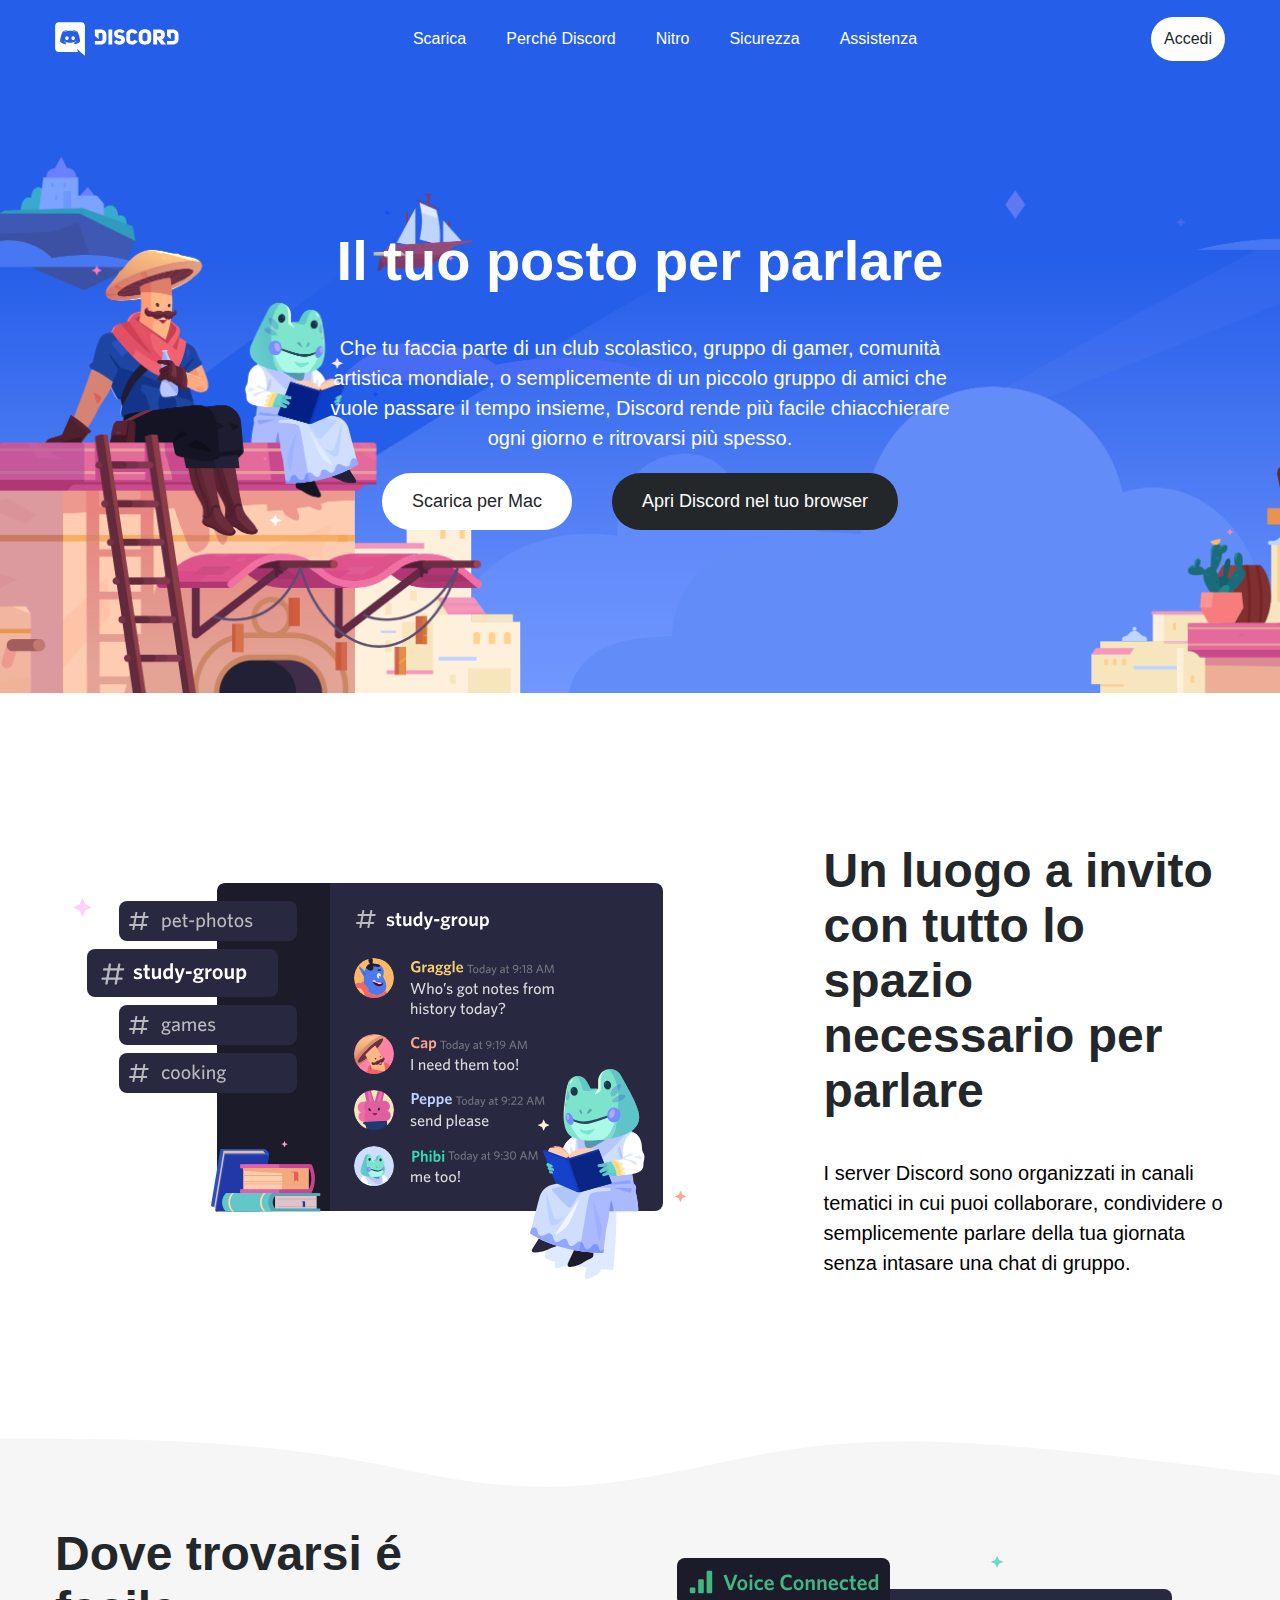
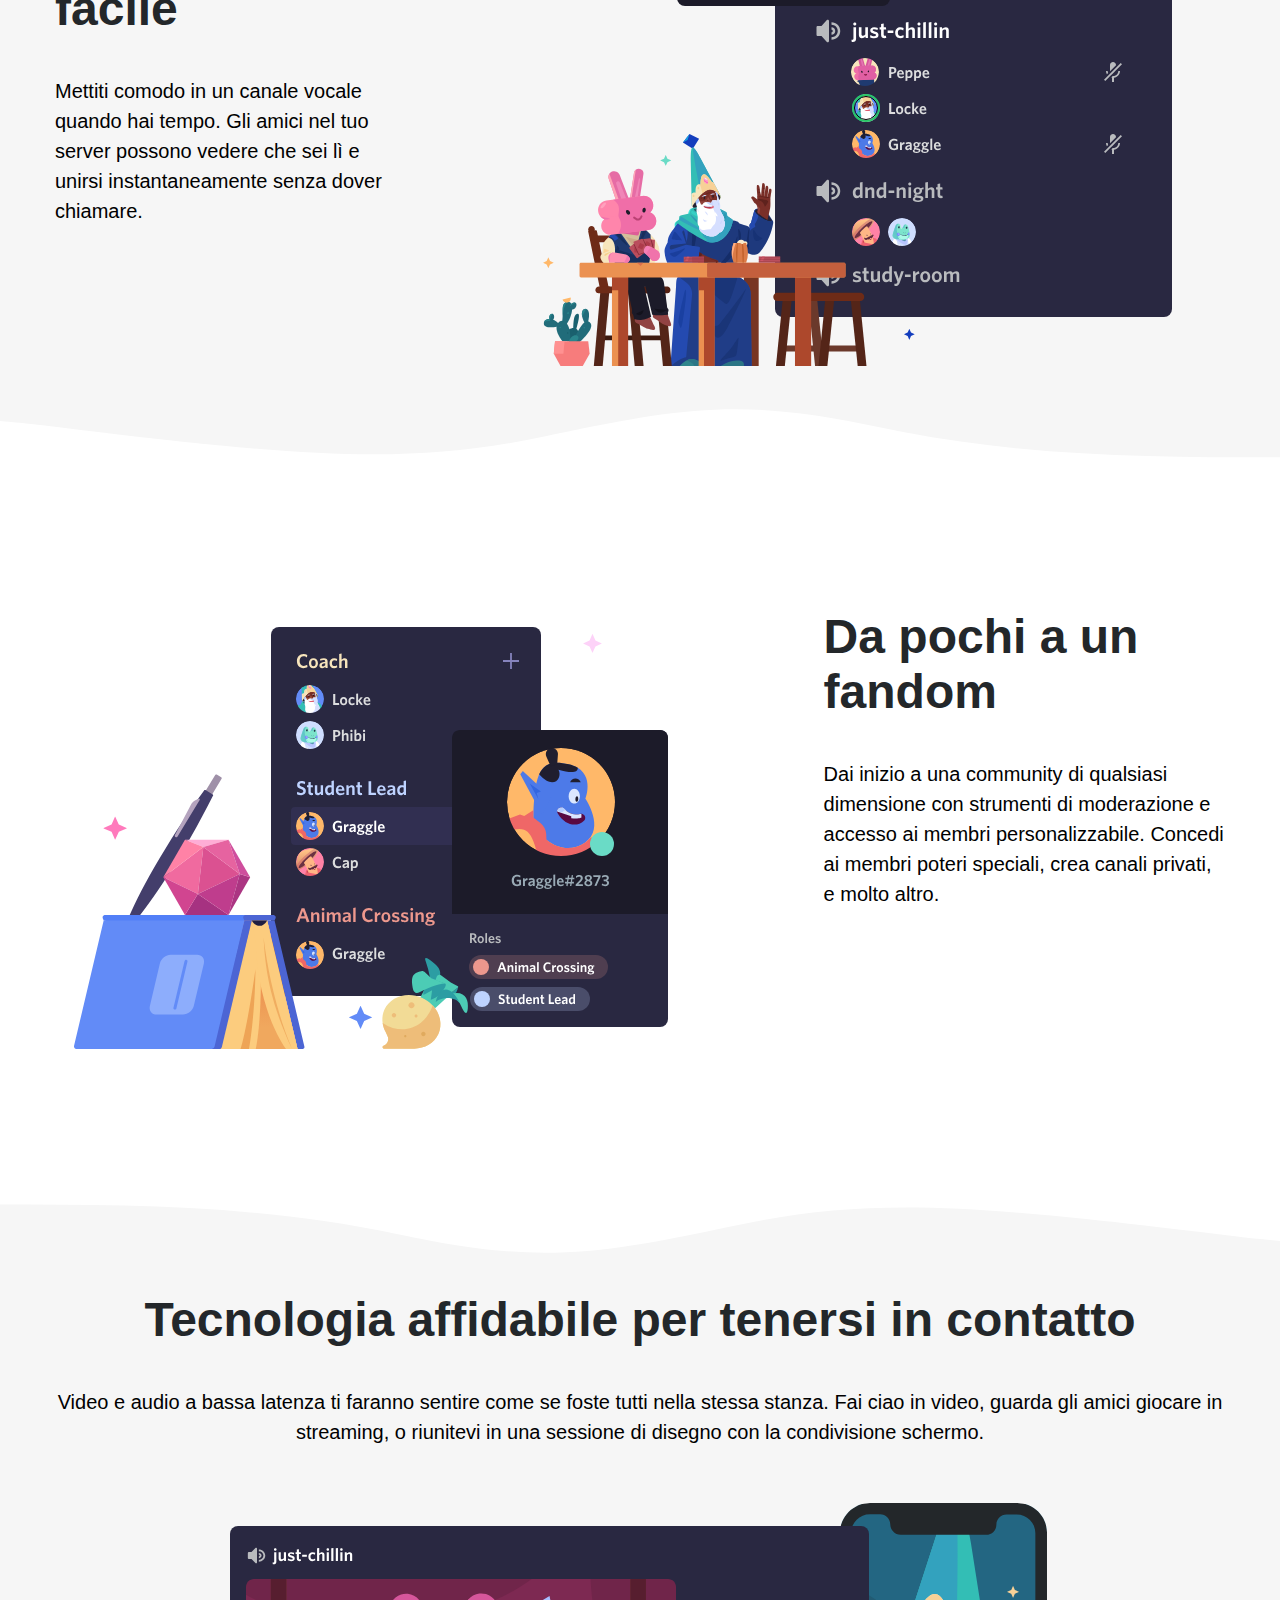
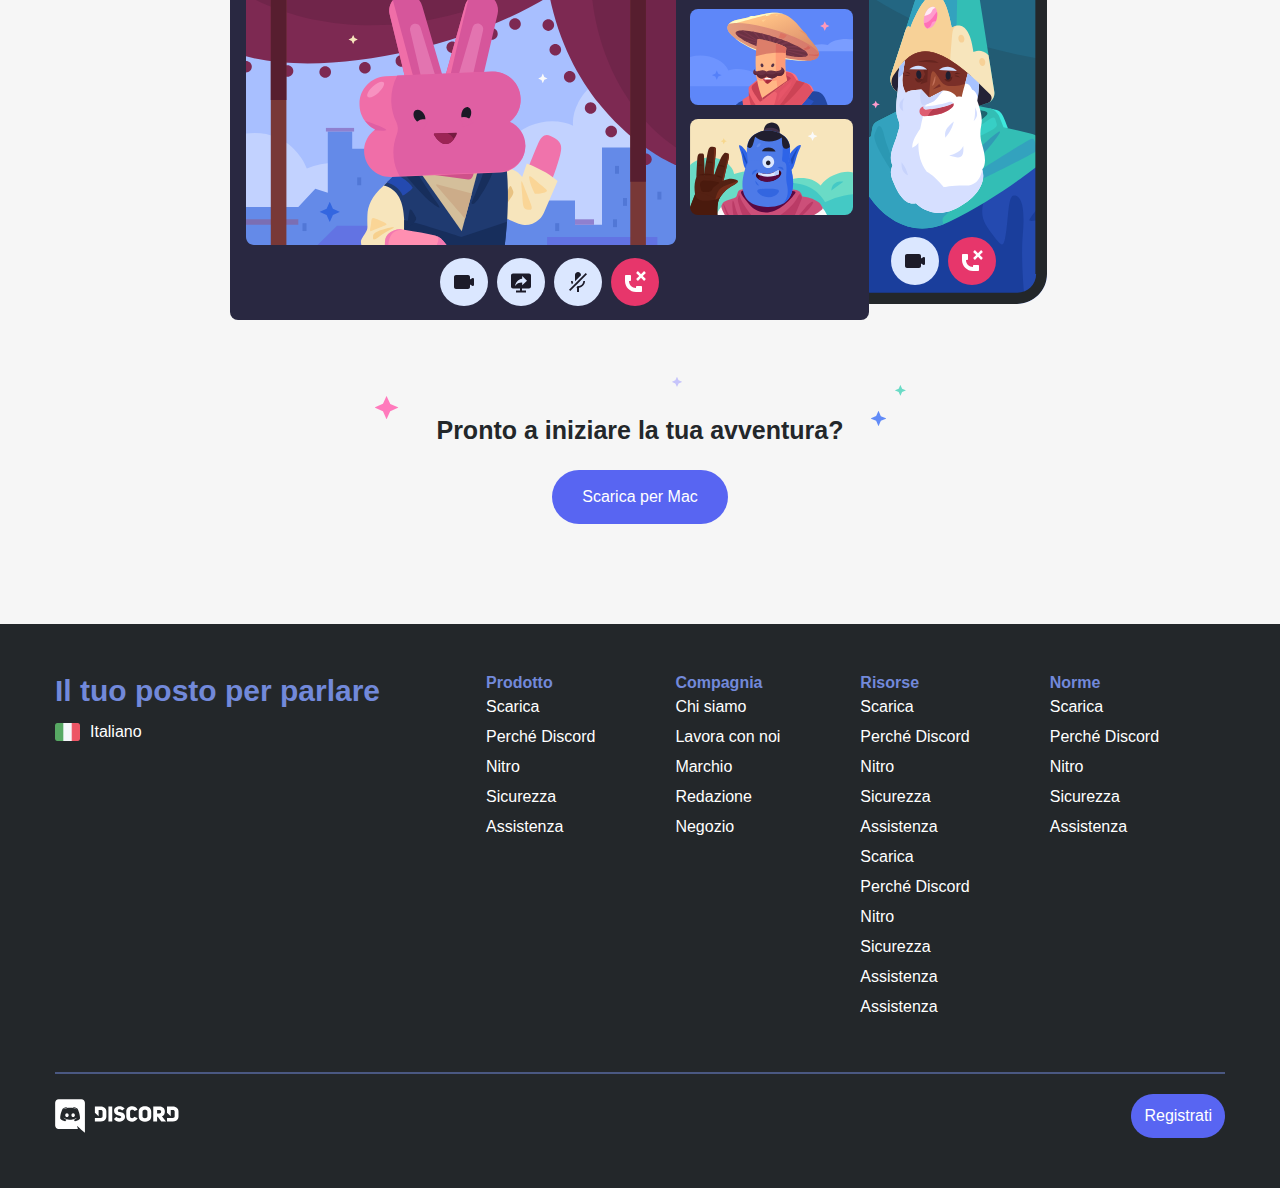
<file: index.html>
<!DOCTYPE html>
<html lang="en">
<head>
    <meta charset="UTF-8">
    <meta http-equiv="X-UA-Compatible" content="IE=edge">
    <meta name="viewport" content="width=device-width, initial-scale=1.0">
    <link rel="stylesheet" href="https://cdnjs.cloudflare.com/ajax/libs/font-awesome/6.2.0/css/all.min.css" integrity="sha512-xh6O/CkQoPOWDdYTDqeRdPCVd1SpvCA9XXcUnZS2FmJNp1coAFzvtCN9BmamE+4aHK8yyUHUSCcJHgXloTyT2A==" crossorigin="anonymous" referrerpolicy="no-referrer" />
    <link rel="stylesheet" href="css/style.css">
    <title>Discord</title>
</head>
<body>

    <!-- Sezione Header -->
    <header>

        <!-- Sezione Barra di Navigazione -->
            <nav class="container flexbox fixed">
                <img src="img/logo.svg" alt="Logo">
                <ul class="flexbox">
                    <li><a href="#">Scarica</a></li>
                    <li><a href="#">Perch&eacute; Discord</a></li>
                    <li><a href="#">Nitro</a></li>
                    <li><a href="#">Sicurezza</a></li>
                    <li><a href="#">Assistenza</a></li>
                </ul>
                <a href="pages/login.html" class="btn btn-accedi">Accedi</a>
            </nav>

        <!-- Sezione Hero -->
        <div class="hero">
            <div class="inner-hero">
                <h1>Il tuo posto per parlare</h1>
                <p>Che tu faccia parte di un club scolastico, gruppo di gamer, comunità artistica mondiale, o semplicemente di un piccolo gruppo di amici che vuole passare il tempo insieme, Discord rende più facile chiacchierare ogni giorno e ritrovarsi più spesso.
                </p>
                <div class="buttons">
                    <a href="#" class="btn"><i class="fa-solid fa-down-long"></i> Scarica per Mac</a>
                    <a href="#" class="btn btn-gray">Apri Discord nel tuo browser</a>
                </div>
            </div>
        </div>

    </header>
    <!-- Sezione Main -->
    <main class="clearfix">

        <!-- Da qui iniziano le sezioni del Main -->
        <section class="clearfix">
            <div class="container container-right">
                <img src="img/item1.svg" alt="Image-Chat">
                <div class="right">
                    <h2>Un luogo a invito con tutto lo spazio necessario per parlare</h2>
                    <p>I server Discord sono organizzati in canali tematici in cui puoi collaborare, condividere o semplicemente parlare della tua giornata senza intasare una chat di gruppo.</p>
                </div>
            </div>
        </section>

        <div class="wave">
            <svg class="wave-1hkxOo" version="1.1" xmlns="http://www.w3.org/2000/svg" viewBox="0 0 1440 100" preserveAspectRatio="none"><path class="wavePath-haxJK1 animationPaused-2hZ4IO" d="M826.337463,25.5396311 C670.970254,58.655965 603.696181,68.7870267 447.802481,35.1443383 C293.342778,1.81111414 137.33377,1.81111414 0,1.81111414 L0,150 L1920,150 L1920,1.81111414 C1739.53523,-16.6853983 1679.86404,73.1607868 1389.7826,37.4859505 C1099.70117,1.81111414 981.704672,-7.57670281 826.337463,25.5396311 Z" fill="currentColor"></path></svg>
        </div>
        <section class="bg-color clearfix">
            <div class="container">
                <img src="img/item2.svg" alt="Image-Chat-Vocal">
                <div class="left">
                    <h2>Dove trovarsi &eacute; facile</h2>
                    <p>Mettiti comodo in un canale vocale quando hai tempo. Gli amici nel tuo server possono vedere che sei l&igrave; e unirsi instantaneamente senza dover chiamare.</p>
                </div>
            </div>
        </section>
        <div class="wave rotate">
            <svg class="wave-1hkxOo" version="1.1" xmlns="http://www.w3.org/2000/svg" viewBox="0 0 1440 100" preserveAspectRatio="none"><path class="wavePath-haxJK1 animationPaused-2hZ4IO" d="M826.337463,25.5396311 C670.970254,58.655965 603.696181,68.7870267 447.802481,35.1443383 C293.342778,1.81111414 137.33377,1.81111414 0,1.81111414 L0,150 L1920,150 L1920,1.81111414 C1739.53523,-16.6853983 1679.86404,73.1607868 1389.7826,37.4859505 C1099.70117,1.81111414 981.704672,-7.57670281 826.337463,25.5396311 Z" fill="currentColor"></path></svg>
        </div>

        <section class="clearfix">
            <div class="container container-right">
                <img src="img/item3.svg" alt="Image-Chat-Community">
                <div class="right">
                    <h2>Da pochi a un fandom</h2>
                    <p>Dai inizio a una community di qualsiasi dimensione con strumenti di moderazione e accesso ai membri personalizzabile. Concedi ai membri poteri speciali, crea canali privati, e molto altro.</p>
                </div>
            </div>
        </section>

        <div class="wave">
            <svg class="wave-1hkxOo" version="1.1" xmlns="http://www.w3.org/2000/svg" viewBox="0 0 1440 100" preserveAspectRatio="none"><path class="wavePath-haxJK1 animationPaused-2hZ4IO" d="M826.337463,25.5396311 C670.970254,58.655965 603.696181,68.7870267 447.802481,35.1443383 C293.342778,1.81111414 137.33377,1.81111414 0,1.81111414 L0,150 L1920,150 L1920,1.81111414 C1739.53523,-16.6853983 1679.86404,73.1607868 1389.7826,37.4859505 C1099.70117,1.81111414 981.704672,-7.57670281 826.337463,25.5396311 Z" fill="currentColor"></path></svg>
        </div>
        <section class="bg-color">
            <div class="container">
                <div class="center">
                    <h2>Tecnologia affidabile per tenersi in contatto</h2>
                    <p>Video e audio a bassa latenza ti faranno sentire come se foste tutti nella stessa stanza. Fai ciao in video, guarda gli amici giocare in streaming, o riunitevi in una sessione di disegno con la condivisione schermo.</p>
                    <img src="img/item4-big.svg" alt="Image-Chat-Video">
                    <img src="img/stars.svg" alt="Stars" class="img-star">
                    <h3>Pronto a iniziare la tua avventura?</h3>
                    <a href="#" class="btn btn-lilla"><i class="fa-solid fa-down-long"></i> Scarica per Mac</a>
                </div>
            </div>
        </section>

    </main>

    <!-- Sezione Footer -->
    <footer>
        <div class="container">
            <div class="container-footer">

                <div class="section-social">
                    <h3>Il tuo posto per parlare</h3>
                    <div class="lingua">
                        <img src="img/ita.png" alt="Italia" class="img-ita">
                        <p>Italiano <i class="fa-solid fa-angle-down"></i></p>
                    </div>

                    <div class="social">
                        <i class="fa-brands fa-twitter"></i>
                        <i class="fa-brands fa-instagram"></i>
                        <i class="fa-brands fa-facebook"></i>
                        <i class="fa-brands fa-youtube"></i>
                    </div>
                </div>

                <!-- Sezioni delle liste del footer -->
                <div class="section-prodotto">
                    <h4>Prodotto</h4>
                    <ul>
                        <li><a href="#"></a>Scarica</li>
                        <li><a href="#"></a>Perch&eacute; Discord</li>
                        <li><a href="#"></a>Nitro</li>
                        <li><a href="#"></a>Sicurezza</li>
                        <li><a href="#"></a>Assistenza</li>
                    </ul>
                </div>

                <div class="section-compagnia">
                    <h4>Compagnia</h4>
                    <ul>
                        <li><a href="#">Chi siamo</a></li>
                        <li><a href="#"></a>Lavora con noi</li>
                        <li><a href="#"></a>Marchio<li>
                        <li><a href="#"></a>Redazione</li>
                        <li><a href="#"></a>Negozio</li>
                    </ul>
                </div>
                
                <div class="section-risorse">
                    <h4>Risorse</h4>
                    <ul>
                        <li><a href="#"></a>Scarica</li>
                        <li><a href="#"></a>Perch&eacute; Discord</li>
                        <li><a href="#"></a>Nitro</li>
                        <li><a href="#"></a>Sicurezza</li>
                        <li><a href="#"></a>Assistenza</li>
                        <li><a href="#"></a>Scarica</li>
                        <li><a href="#"></a>Perch&eacute; Discord</li>
                        <li><a href="#"></a>Nitro</li>
                        <li><a href="#"></a>Sicurezza</li>
                        <li><a href="#"></a>Assistenza</li>
                        <li><a href="#"></a>Assistenza</li>
                    </ul>
                </div>

                <div class="section-norme">
                    <h4>Norme</h4>
                    <ul>
                        <li><a href="#"></a>Scarica</li>
                        <li><a href="#"></a>Perch&eacute; Discord</li>
                        <li><a href="#"></a>Nitro</li>
                        <li><a href="#"></a>Sicurezza</li>
                        <li><a href="#"></a>Assistenza</li>
                    </ul>
                </div>

            </div>

            <hr>
            
            <div class="flexbox ultimo-container">
                <img src="img/logo.svg" alt="Logo">
                <a href="#" class="btn btn-registrati"> Registrati</a>
            </div>
        
        </div>

    </footer>

</body>
</html>
</file>
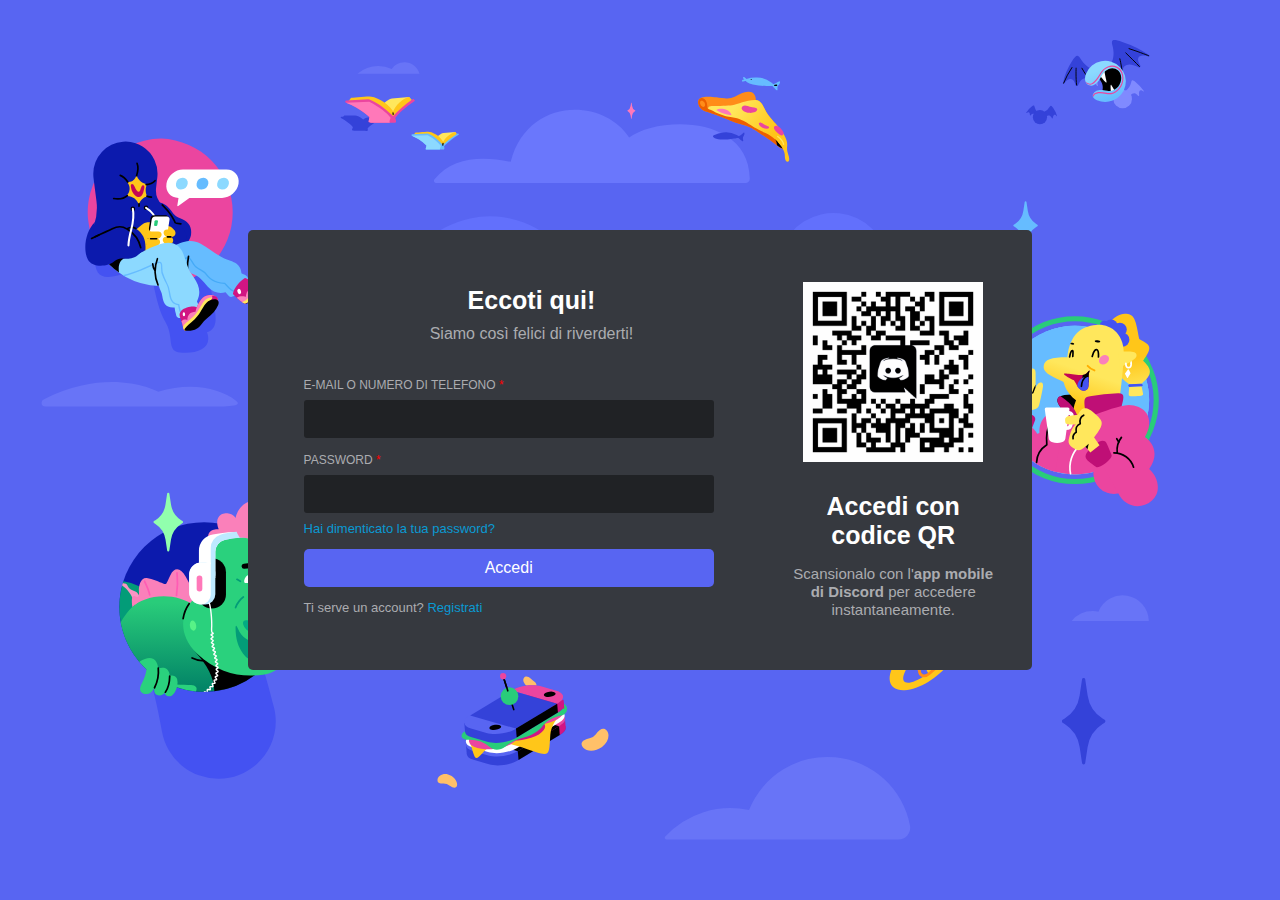
<file: pages/login.html>
<!DOCTYPE html>
<html lang="en">
<head>
    <meta charset="UTF-8">
    <meta http-equiv="X-UA-Compatible" content="IE=edge">
    <meta name="viewport" content="width=device-width, initial-scale=1.0">
    <link rel="stylesheet" href="../css/style.css">
    <title>Discord - Login</title>
</head>
<body id="sfondo">
    <!-- Div con classe wrapper per centrale il contenuto nella pagina -->
    <div class="wrapper">
        <!-- Div con classe box per creare il form -->
        <div class="box">
            <!-- Prima colonna del form -->
            <div class="main-form col-left">
                <div class="form-header">
                    <h2>Eccoti qui!</h2>
                    <p>Siamo cos&igrave; felici di riverderti!</p>
                </div>
                <div class="form-input">
                    <div class="container-form">
                        <label for="input">E-MAIL O NUMERO DI TELEFONO <span>*</span></label>
                        <input type="text" class="box-text">
                        <label for="input">PASSWORD <span>*</span></label>
                        <input type="password" class="box-text">
                        <a href="#">Hai dimenticato la tua password?</a>
                        <a href="#" id="btn-login">Accedi</a>
                        <p>Ti serve un account? <a href="#">Registrati</a></p>
                    </div>
                </div>
            </div>
        <!-- Seconda Colonna del form -->
        <div class="form-qrcode col-right">
            <img src="../img/qrcode.png" alt="QR Code" class="img-qrcode">
            <h2>Accedi con codice QR</h2>
            <p>Scansionalo con l'<strong>app mobile di Discord</strong> per accedere instantaneamente.</p>
        </div>
    </div>
</body>
</html>
</file>
<file: css/style.css>
/* ! Utility */
*,
*:before,
*:after {
        -webkit-box-sizing: border-box;
        -moz-box-sizing: border-box;
        box-sizing: border-box;
        margin: 0;
        padding: 0;
}

.clearfix::after {
    content: "";
    display: table;
    clear: both;
}

:root {
    --blue: #255ee9;
    --black: #23272a;
    --white: #ffffff;
    --bluetto: #7289da;
    --hover: #5865f3;
    --hover-black: #36393f;
    --hover-lilla: #7983f5;
    --lightgray: #f6f6f6;
    --black-login: #36393f;
    --gray-p-login: #abacb0;
    --button-login: #5865f2;
    --button-login-hover: #4752c4;
    --anchor-login: #0a9ad3;
    --red: red;
    --input-login: #202225;
}

/* .debug {
    border: 1px solid black;
    min-height: 100px;
} */

/* ! CSS Globale */
body {
    font-family: Helvetica, Arial, sans-serif;
}

header {
    background-color: var(--blue);
    width: 100%;
}

footer {
    width: 100%;
    background-color: var(--black);
    padding-bottom: 50px;
}

li {
    list-style: none;
    color: var(--white);
    text-decoration: none;
}

nav li {
    padding: 20px;
}

li a {
    color: var(--white);
    text-decoration: none;
    font-weight: 50;
}

h1 {
    font-size: 56px;
}

h2 {
    font-size: 48px;
    color: var(--black);
    font-weight: 800;
}

h3 {
    font-size: 25px;
    color: var(--black);
    font-weight: 800;
}

h4 {
    color: var(--bluetto);
    font-weight: 800; 
}

svg {
    display: block;
}

hr {
    border:  0.1px solid #4a5882;
}

/* ! CSS delle classi singole */
.container {
    width: 1170px;
    margin: 0 auto;
}

.btn {
    display: block;
    background-color: var(--white);
    color: var(--black);
    border-radius: 35px;
    padding: 18px 30px;
    text-decoration: none;
}

.btn:hover {
    color: var(--hover);
    box-shadow: 0 5px 20px rgba(0,0,0,.3);
}

.btn-accedi {
    padding: 13px 13px;
    color: var(--black);
    font-weight: 500;
}

.btn-gray {
    background-color: var(--black);
    color: var(--white);
}

.btn-gray:hover {
    color: var(--white);
    background-color: var(--hover-black);
}

.btn-lilla {
    background-color: #5865f2;
    color: var(--white);
    margin-top: 25px;
}

.btn-lilla:hover, .btn-registrati:hover {
    background-color: var(--hover-lilla);
    color: var(--white);
}

.flexbox {
    display: flex;
    justify-content: space-between;
    flex-flow: row wrap;
    align-items: center;
}

/* ! CSS dell'header */
header nav.container {
    padding: 10px 0;
}

head nav ul {
    min-width: 500px;
}

.hero {
    background-image: url('../img/jumbo.png');
    background-size: cover;
    background-repeat: no-repeat;
    height: 615px;
    padding-top: 150px;
}

.inner-hero {
    max-width: 50%;
    margin: 0 auto;
    text-align: center;
    color: var(--white);
}

.inner-hero p {
    font-size: 20px;
    line-height: 30px;
    padding-top: 40px;
    text-align: center;
}

.buttons {
    display: flex;
    justify-content: center;
    font-size: 18px;
    font-weight: 500;
}

.buttons a {
    margin: 20px;
}

/* ! CSS delle sezioni del Main */

.bg-color {
    background-color: var(--lightgray);
}

.wave {
    color: var(--lightgray);
}

.rotate {
    color: var(--lightgray);
    transform: rotate(180deg);
    /* padding-bottom: 130px;
    margin-bottom: -70px; */
}

.right {
    max-width: 42%;
    padding-left: 90px;
    float: right;
}

.right p {
    font-size: 20px;
    line-height: 30px;
    padding-top: 40px;
    font-weight: 500;    
}

.left {
    max-width: 40%;
    padding-right: 120px;
    float: left;
}

.left p {
    font-size: 20px;
    line-height: 30px;
    padding-top: 40px;
    font-weight: 500;
}

.center {
    display: flex;
    justify-content: center;
    flex-flow: column wrap;
    align-items: center;
    text-align: center;
    padding-bottom: 100px;;
}

.center p {
    font-size: 20px;
    line-height: 30px;
    padding-top: 40px;
    font-weight: 500;
}

.img-star {
    margin-bottom: -10px;
}

/* ! CSS dell Footer */
footer h3 {
    color: var(--bluetto);
    font-size: 30px;
}

.container-footer {
    display: flex;
    padding-top: 50px;
    padding-bottom: 50px;
}

.container-right {
    padding-top: 150px;
    padding-bottom: 150px;
}

.section-social {
    width: 30%;
}

.img-ita {
    width: 25px;
    height: 18px;
    margin-top: 15px;
}

.lingua {
    color: var(--white);
    display: flex;
}

.lingua p {
    margin-top: 15px;
    margin-left: 10px;
}

.social {
    color: var(--white);
    margin-top: 20px;
    font-size: 20px;
}

.social i {
    padding-right: 20px;
}

.section-prodotto, .section-compagnia, .section-risorse, .section-norme {
    padding-left: 80px;
}

.container-footer li {
    line-height: 30px;
}

.ultimo-container {
    margin-top: 20px;
}

.btn-registrati {
    background-color: #5865f2;
    color: var(--white);
    padding: 13px 13px;
}


/* ! CSS per la pagine del Login */
#sfondo {
    background-image: url('../img/sfondo.svg');
    background-size: cover;
}

#sfondo h2 {
    font-size: 25px;
    color: var(--white);
}

#sfondo p {
    color: var(--gray-p-login);
}

.wrapper {
    display: flex;
    justify-content: center;
    align-items: center;
    height: 100vh;
}

/* ! CSS per il box con il form */
.box {
    background-color: var(--black-login);
    margin: 0 auto;
    min-height: 440px;
    max-width: 1170px;
    border-radius: 5px;
    display: flex;
    flex-wrap: wrap;
    align-items: center;
    padding: 0 30px;
}

/* ! CSS per la prima colonna con il form */
.main-form {
    display: flex;
    flex-direction: column;
    align-items: center;
}

.col-left {
    width: 70%;
    height: 100%;
}

.form-header {
    display: flex;
    flex-direction: column;
    align-items: center;
    padding-bottom: 20px;
}

.form-input {
    display: flex;
    flex-direction: column;
    width: 100%;
}

.container-form {
    display: flex;
    flex-direction: column;
    margin: 0 auto;
    width: 90%;

}

.form-header h2 {
    padding-bottom: 10px;
}

.box-text {
    padding: 10px;
    border-radius: 3px;
    width: 90%;
    border: none;
    background-color: var(--input-login);
    color: var(--gray-p-login);
    font-size: 16px;
}

input:focus{
    outline: none;
}

label {
    font-size: 12px;
    padding-top: 15px;
    padding-bottom: 8px;
    color: var(--gray-p-login);
    font-weight: 500;
}

span {
    color: var(--red);
}

.container-form a {
    color: var(--anchor-login);
    text-decoration: none;
    padding-top: 8px;
    font-size: 13px;
}

.container-form a:hover {
    text-decoration: underline;
}

.container-form p {
    font-size: 13px;
}

#btn-login {
    background-color: var(--button-login);
    color: var(--white);
    border-radius: 5px;
    width: inherit;
    padding: 10px;
    text-decoration: none;
    text-align: center;
    margin: 13px 0;
    font-size: medium;
}

#btn-login:hover {
    background-color: var(--button-login-hover);
    text-decoration: none;
}

/* ! CSS per la colonna con il qr code */
.form-qrcode {
    display: flex;
    flex-direction: column;
    align-items: center;
    text-align: center;
}

.col-right {
    width: 30%;
    height: 100%;
}

.form-qrcode h2 {
    padding-top: 30px;
    padding-bottom: 15px;
}

.img-qrcode {
    width: 180px;
    height: 180px;
}

.form-qrcode p {
    font-size: 15px;
    line-height: 18px;
}
</file>
